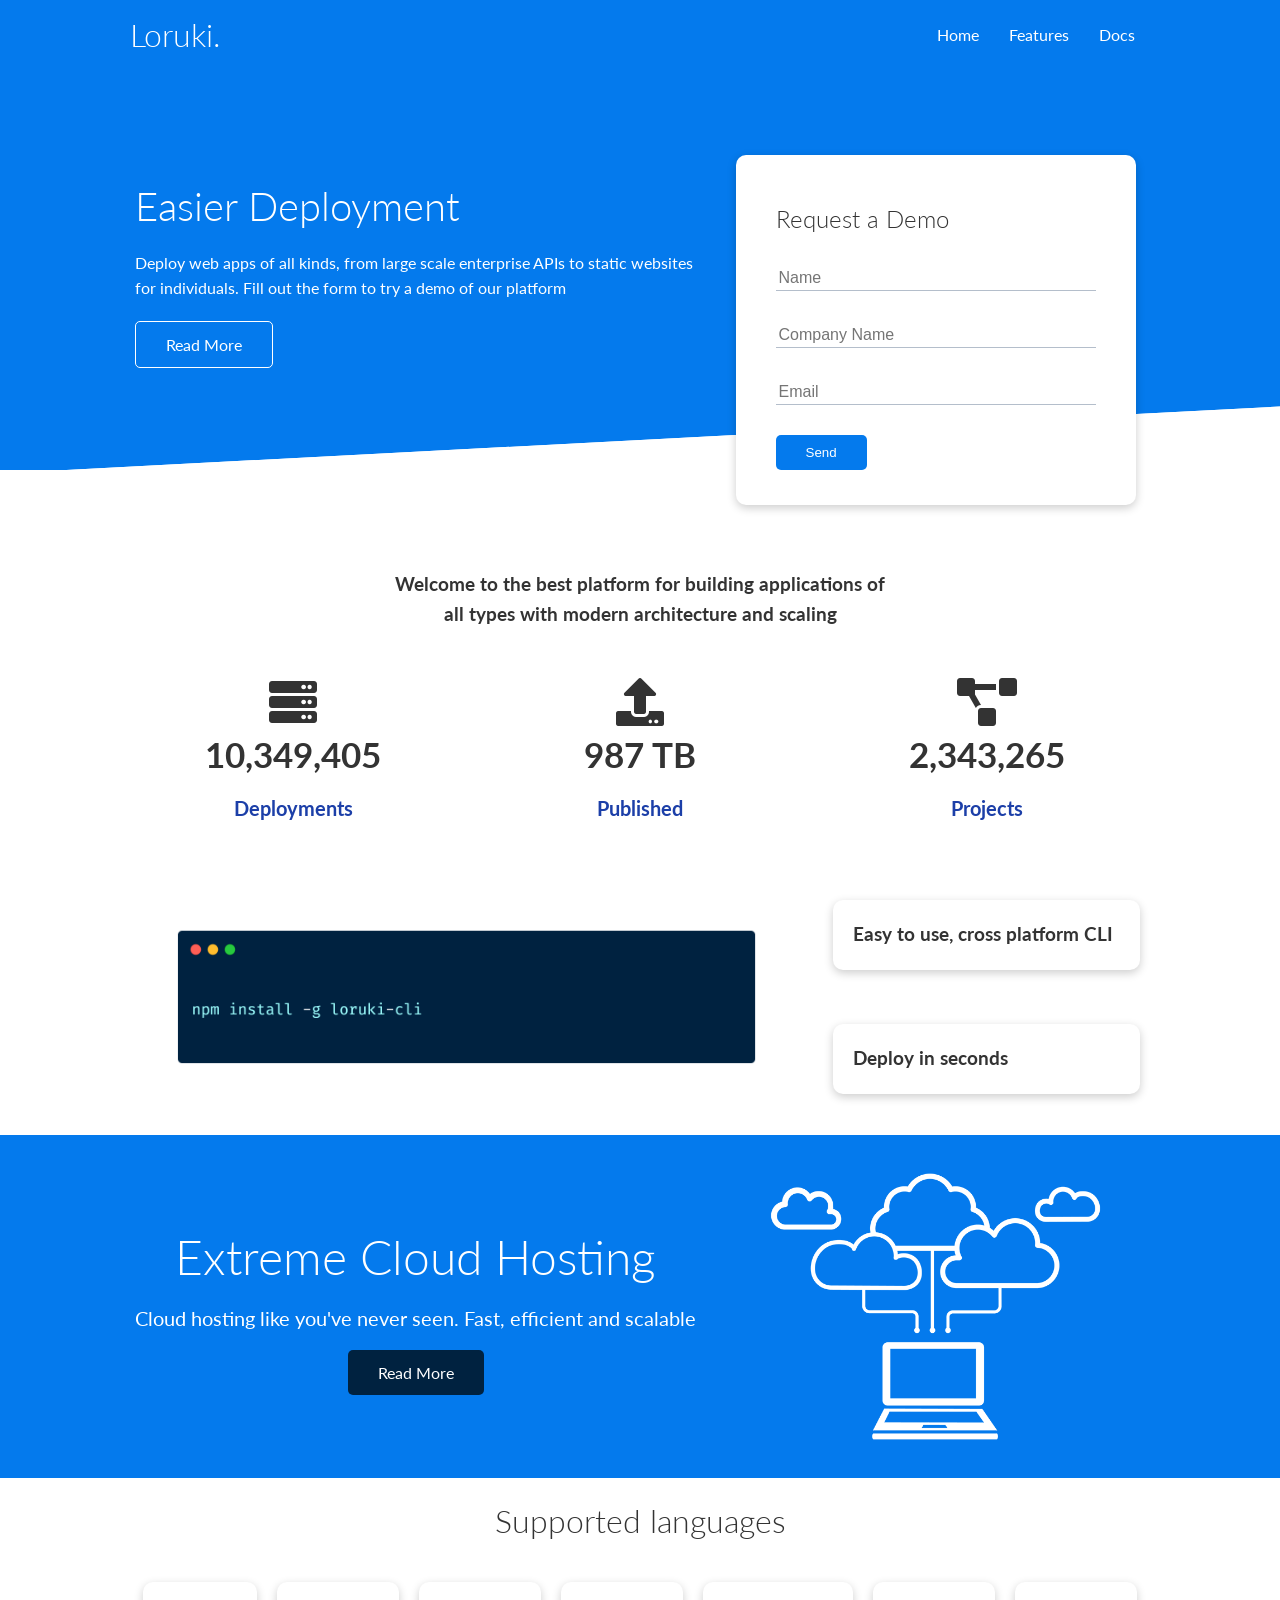
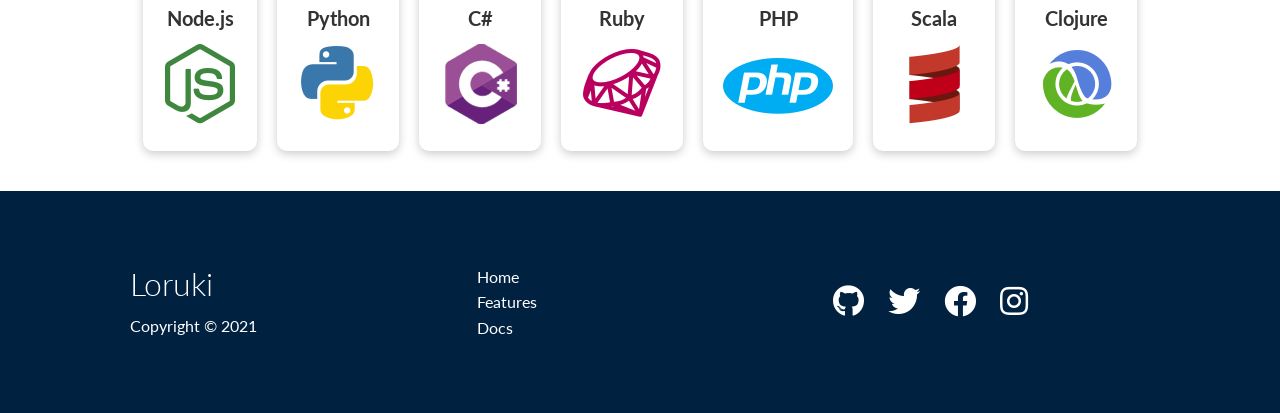
<file: index.html>
<!DOCTYPE html>
<html lang="en">

<head>
    <meta charset="UTF-8">
    <meta http-equiv="X-UA-Compatible" content="IE=edge">
    <meta name="viewport" content="width=device-width, initial-scale=1.0">
    <!-- font awesome icons -->
    <link rel="stylesheet" href="https://cdnjs.cloudflare.com/ajax/libs/font-awesome/5.15.2/css/all.min.css">
    <!-- custom css -->
    <link rel="stylesheet" href="css/utilities.css">
    <link rel="stylesheet" href="css/style.css">
    <link rel="stylesheet" href="css/responsive.css">
    <title>Loruki | Cloud Hosting For Everyone</title>
    <link rel="shortcut icon" href="images/favicon.png" type="image/x-icon">
</head>

<body>
    <!-- navbar -->
    <div class="navbar">
        <div class="container flex">
            <h1 class="logo"><a href="/">Loruki.</a></h1>
            <ul>
                <li><a href="index.html">Home</a></li>
                <li><a href="features.html">Features</a></li>
                <li><a href="docs.html">Docs</a></li>
            </ul>
        </div>
    </div>

    <!-- showcase -->
    <section class="showcase">
        <div class="container grid">
            <div class="showcase-text">
                <h1>Easier Deployment</h1>
                <p>
                    Deploy web apps of all kinds, from large scale enterprise APIs to static websites for
                    individuals. Fill out the form to try a demo of our platform
                </p>
                <a class="btn btn-outline" href="features.html">Read More</a>
            </div>

            <div class="showcase-form card">
                <h2>Request a Demo</h2>
                <form>
                    <div class="form-control">
                        <input type="text" name="name" placeholder="Name" required>
                    </div>
                    <div class="form-control">
                        <input type="text" name="company" placeholder="Company Name" required>
                    </div>
                    <div class="form-control">
                        <input type="email" name="email" placeholder="Email" required>
                    </div>
                    <input type="submit" value="Send" class="btn btn-ouline">
                </form>
            </div>
        </div>
    </section>

    <!-- stats-->
    <section class="stats">
        <div class="container">
            <h3 class="stats-heading text-center my-1">
                Welcome to the best platform for building applications of all types with modern architecture and scaling
            </h3>
            <div class="grid grid-3 text-center my-4">
                <div>
                    <i class="fas fa-server fa-3x"></i>
                    <h3>10,349,405</h3>
                    <p class="text-secondary">Deployments</p>
                </div>
                <div>
                    <i class="fas fa-upload fa-3x"></i>
                    <h3>987 TB</h3>
                    <p class="text-secondary">Published</p>
                </div>
                <div>
                    <i class="fas fa-project-diagram fa-3x"></i>
                    <h3>2,343,265</h3>
                    <p class="text-secondary">Projects</p>
                </div>
            </div>
        </div>
    </section>

    <!-- cli -->
    <section class="cli">
        <div class="container grid">
            <img src="images/cli.png" alt="">
            <div class="card">
                <h3>Easy to use, cross platform CLI</h3>
            </div>
            <div class="card">
                <h3>Deploy in seconds</h3>
            </div>
        </div>
    </section>

    <!-- cloud -->
    <section class="cloud bg-primary my-2 py-2">
        <div class="container grid">
            <div class="text-center">
                <h2 class="lg">Extreme Cloud Hosting</h2>
                <p class="lead my-1">Cloud hosting like you've never seen. Fast, efficient and scalable</p>
                <a href="features.html" class="btn btn-dark">Read More</a>
            </div>
            <img src="images/cloud.png" alt="">
        </div>
    </section>

    <!-- languages -->
    <section class="languages">
        <h2 class="md text-center my-2">Supported languages</h2>
        <div class="container flex">
            <div class="card">
                <h4>Node.js</h4>
                <img src="images/logos/node.png" alt="">
            </div>
            <div class="card">
                <h4>Python</h4>
                <img src="images/logos/python.png" alt="">
            </div>
            <div class="card">
                <h4>C#</h4>
                <img src="images/logos/csharp.png" alt="">
            </div>
            <div class="card">
                <h4>Ruby</h4>
                <img src="images/logos/ruby.png" alt="">
            </div>
            <div class="card">
                <h4>PHP</h4>
                <img src="images/logos/php.png" alt="">
            </div>
            <div class="card">
                <h4>Scala</h4>
                <img src="images/logos/scala.png" alt="">
            </div>
            <div class="card">
                <h4>Clojure</h4>
                <img src="images/logos/clojure.png" alt="">
            </div>
        </div>
    </section>

    <!-- footer -->
    <footer class="footer bg-dark py-5">
        <div class="container grid grid-3">
            <div>
                <h1>Loruki</h1>
                <p>Copyright &copy; 2021</p>
            </div>
            <nav>
                <ul>
                    <li><a href="index.html">Home</a></li>
                    <li><a href="fearures.html">Features</a></li>
                    <li><a href="docs.html">Docs</a></li>
                </ul>
            </nav>
            <div class="social">
                <a href="#"><i class="fab fa-github fa-2x"></i></a>
                <a href="#"><i class="fab fa-twitter fa-2x"></i></a>
                <a href="#"><i class="fab fa-facebook fa-2x"></i></a>
                <a href="#"><i class="fab fa-instagram fa-2x"></i></a>
            </div>
        </div>
    </footer>
</body>

</html>
</file>
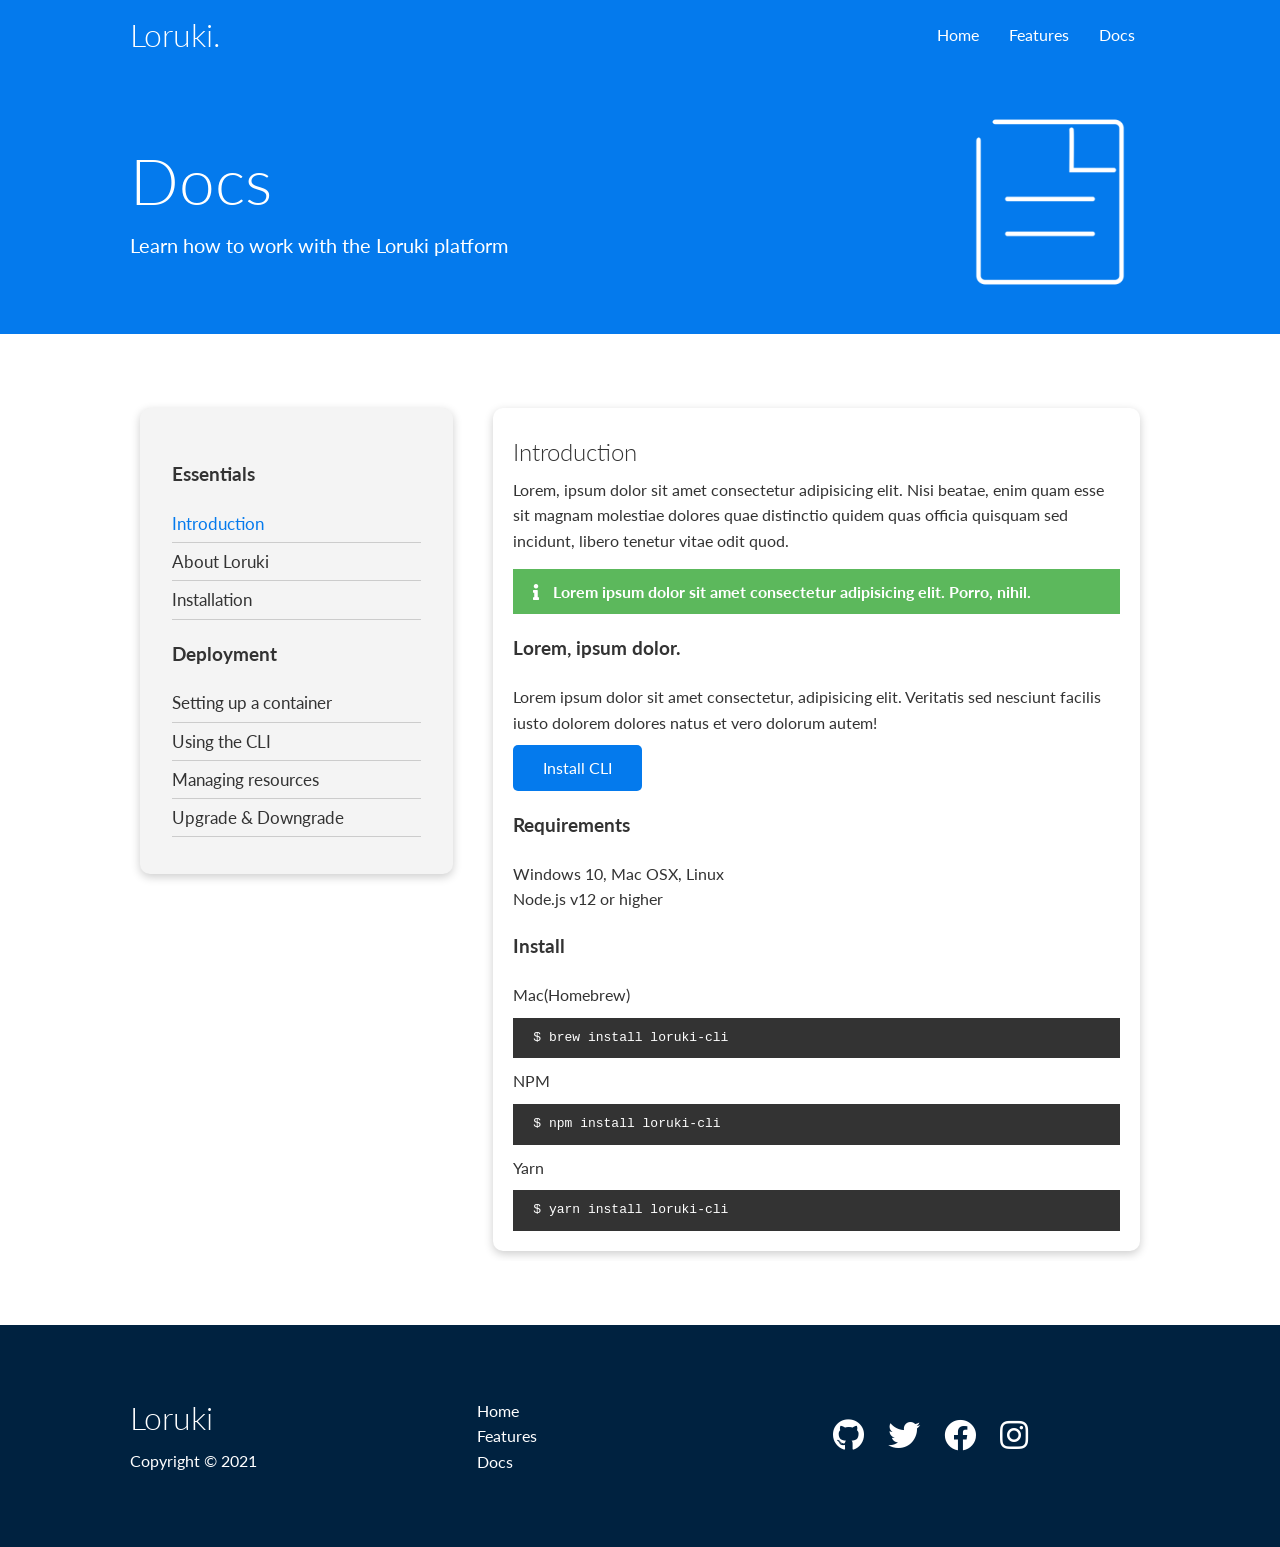
<file: docs.html>
<!DOCTYPE html>
<html lang="en">

<head>
    <meta charset="UTF-8">
    <meta http-equiv="X-UA-Compatible" content="IE=edge">
    <meta name="viewport" content="width=device-width, initial-scale=1.0">
    <!-- font awesome icons -->
    <link rel="stylesheet" href="https://cdnjs.cloudflare.com/ajax/libs/font-awesome/5.15.2/css/all.min.css">
    <!-- custom css -->
    <link rel="stylesheet" href="css/utilities.css">
    <link rel="stylesheet" href="css/style.css">
    <link rel="stylesheet" href="css/responsive.css">
    <title>Docs | Cloud Hosting For Everyone</title>
    <link rel="shortcut icon" href="images/favicon.png" type="image/x-icon">
</head>

<body>
    <!-- navbar -->
    <div class="navbar">
        <div class="container flex">
            <h1 class="logo"><a href="/">Loruki.</a></h1>
            <ul>
                <li><a href="index.html">Home</a></li>
                <li><a href="features.html">Features</a></li>
                <li><a href="docs.html">Docs</a></li>
            </ul>
        </div>
    </div>

    <!-- docs head -->
    <section class="docs-head bg-primary py-3">
        <div class="container grid">
            <div>
                <h1 class="xl">Docs</h1>
                <p class="lead">Learn how to work with the Loruki platform</p>
            </div>
            <img src="images/docs.png" alt="">
        </div>
    </section>

    <!-- docs main -->
    <section class="docs-main my-5">
        <div class="container grid">
            <div class="card bg-light p-3">
                <h3>Essentials</h3>
                <nav>
                    <ul>
                        <li>
                            <a href="#" class="text-primary">Introduction</a>
                        </li>
                        <li>
                            <a href="#">About Loruki</a>
                        </li>
                        <li>
                            <a href="#">Installation</a>
                        </li>
                    </ul>
                </nav>

                <h3>Deployment</h3>
                <nav>
                    <ul>
                        <li>
                            <a href="#">Setting up a container</a>
                        </li>
                        <li>
                            <a href="#">Using the CLI</a>
                        </li>
                        <li>
                            <a href="#">Managing resources</a>
                        </li>
                        <li>
                            <a href="#">Upgrade &amp; Downgrade</a>
                        </li>
                    </ul>
                </nav>
            </div> <!-- first grid item -->

            <div class="card">
                <h2>Introduction</h2>
                <p>
                    Lorem, ipsum dolor sit amet consectetur adipisicing elit. Nisi beatae, enim quam esse sit magnam
                    molestiae dolores quae distinctio quidem quas officia quisquam sed incidunt, libero tenetur vitae
                    odit quod.
                </p>

                <div class="alert alert-success">
                    <i class="fas fa-info"></i> Lorem ipsum dolor sit amet consectetur adipisicing elit. Porro, nihil.
                </div>

                <h3>Lorem, ipsum dolor.</h3>
                <p>
                    Lorem ipsum dolor sit amet consectetur, adipisicing elit. Veritatis sed nesciunt facilis iusto
                    dolorem dolores natus et vero dolorum autem!
                </p>
                <a href="#" class="btn btn-primary">Install CLI</a>

                <h3>Requirements</h3>
                <ul>
                    <li>Windows 10, Mac OSX, Linux</li>
                    <li>Node.js v12 or higher</li>
                </ul>

                <h3>Install</h3>
                <p>Mac(Homebrew)</p>
                <pre><code>$ brew install loruki-cli</code></pre>
                <p>NPM</p>
                <pre><code>$ npm install loruki-cli</code></pre>
                <p>Yarn</p>
                <pre><code>$ yarn install loruki-cli</code></pre>
            </div><!-- second grid item -->
        </div><!-- container -->
    </section>

    <!-- footer -->
    <footer class="footer bg-dark py-5">
        <div class="container grid grid-3">
            <div>
                <h1>Loruki</h1>
                <p>Copyright &copy; 2021</p>
            </div>
            <nav>
                <ul>
                    <li><a href="index.html">Home</a></li>
                    <li><a href="fearures.html">Features</a></li>
                    <li><a href="docs.html">Docs</a></li>
                </ul>
            </nav>
            <div class="social">
                <a href="#"><i class="fab fa-github fa-2x"></i></a>
                <a href="#"><i class="fab fa-twitter fa-2x"></i></a>
                <a href="#"><i class="fab fa-facebook fa-2x"></i></a>
                <a href="#"><i class="fab fa-instagram fa-2x"></i></a>
            </div>
        </div>
    </footer>
</body>

</html>
</file>
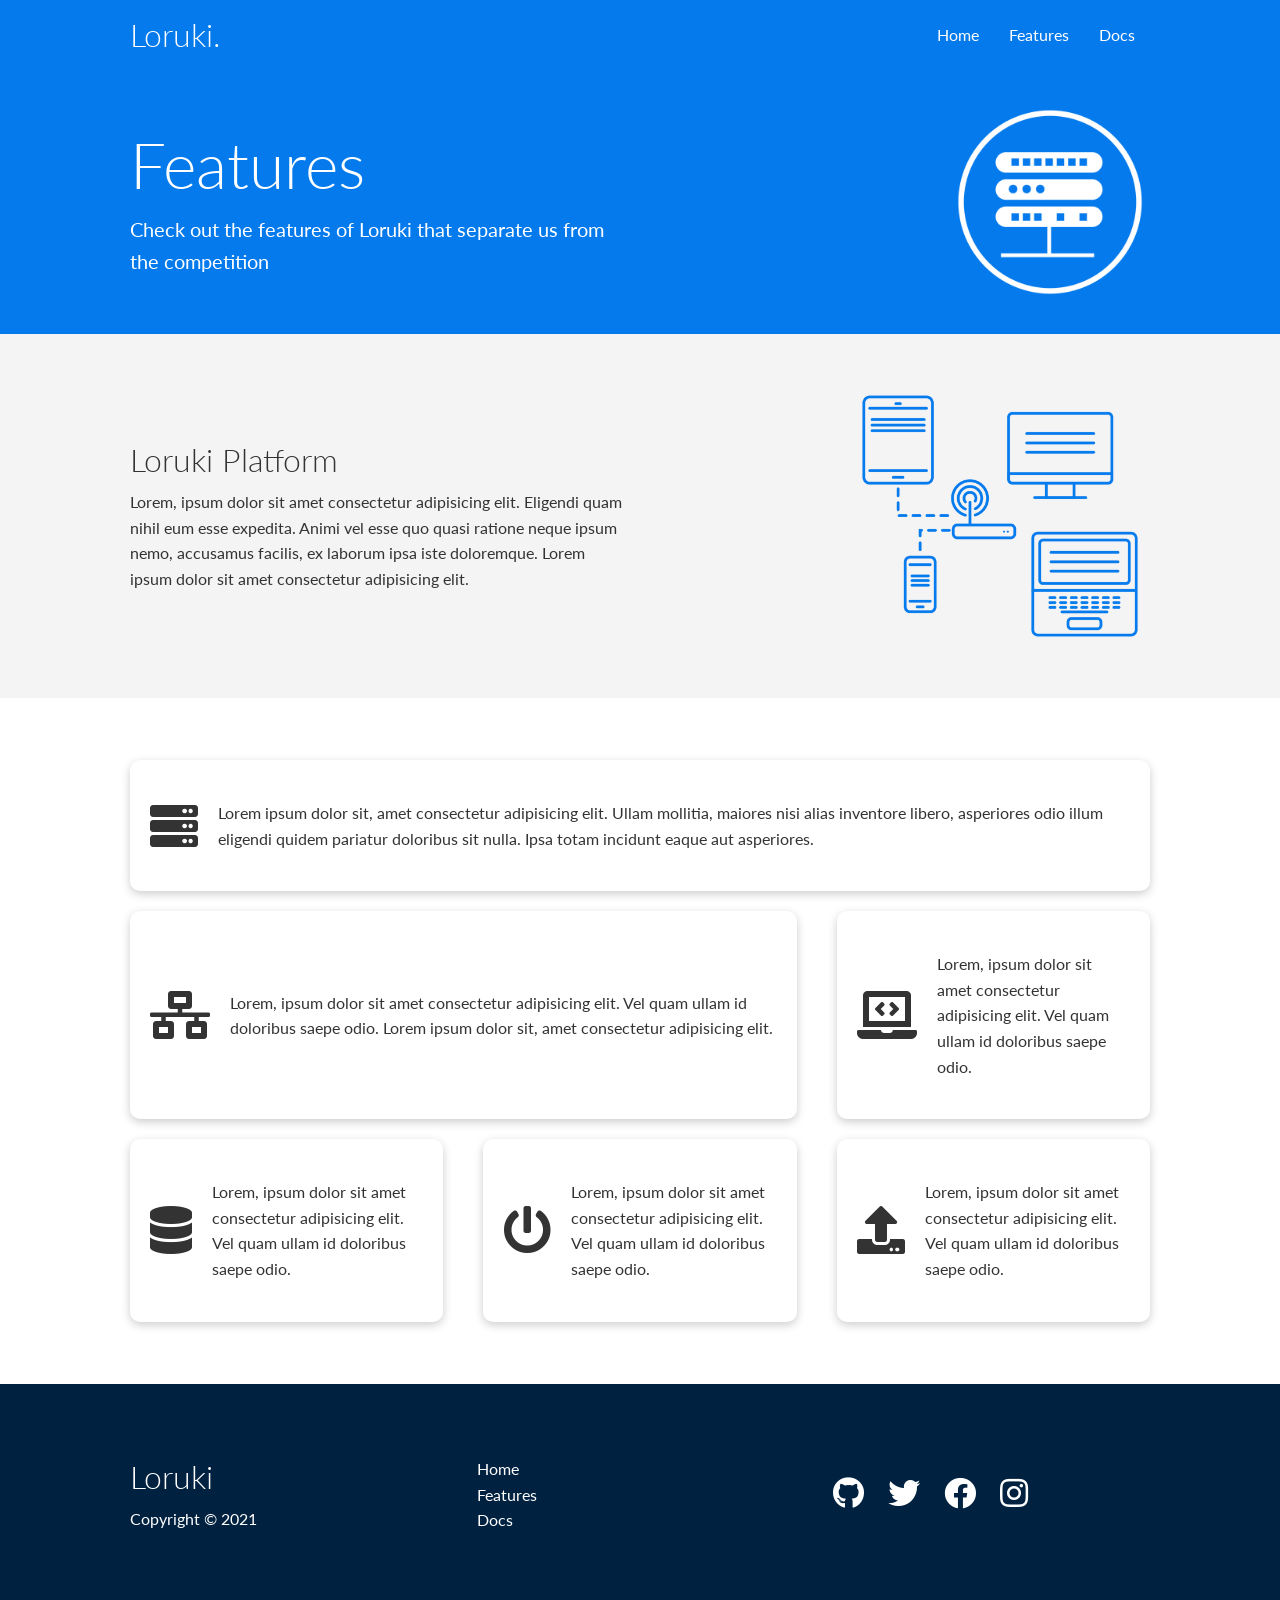
<file: features.html>
<!DOCTYPE html>
<html lang="en">

<head>
    <meta charset="UTF-8">
    <meta http-equiv="X-UA-Compatible" content="IE=edge">
    <meta name="viewport" content="width=device-width, initial-scale=1.0">
    <!-- font awesome icons -->
    <link rel="stylesheet" href="https://cdnjs.cloudflare.com/ajax/libs/font-awesome/5.15.2/css/all.min.css">
    <!-- custom css -->
    <link rel="stylesheet" href="css/utilities.css">
    <link rel="stylesheet" href="css/style.css">
    <link rel="stylesheet" href="css/responsive.css">
    <title>Features | Cloud Hosting For Everyone</title>
    <link rel="shortcut icon" href="images/favicon.png" type="image/x-icon">
</head>

<body>
    <!-- navbar -->
    <div class="navbar">
        <div class="container flex">
            <h1 class="logo"><a href="/">Loruki.</a></h1>
            <ul>
                <li><a href="index.html">Home</a></li>
                <li><a href="features.html">Features</a></li>
                <li><a href="docs.html">Docs</a></li>
            </ul>
        </div>
    </div>

    <!-- features head -->
    <section class="features-head bg-primary py-3">
        <div class="container grid">
            <div>
                <h1 class="xl">Features</h1>
                <p class="lead">Check out the features of Loruki that separate us from the competition</p>
            </div>
            <img src="images/server.png" alt="">
        </div>
    </section>

    <!-- features subhead-->
    <section class="features-subhead bg-light py-3">
        <div class="container grid">
            <div>
                <h1 class="md">Loruki Platform</h1>
                <p>
                    Lorem, ipsum dolor sit amet consectetur adipisicing elit. Eligendi quam nihil eum esse expedita.
                    Animi vel esse quo quasi ratione neque ipsum nemo, accusamus facilis, ex laborum ipsa iste
                    doloremque. Lorem ipsum dolor sit amet consectetur adipisicing elit.
                </p>
            </div>
            <img src="images/server2.png" alt="">
        </div>
    </section>

    <!-- features main -->
    <section class="features-main my-3">
        <div class="container grid grid-3">
            <div class="card flex">
                <i class="fas fa-server fa-3x"></i>
                <p>
                    Lorem ipsum dolor sit, amet consectetur adipisicing elit. Ullam mollitia, maiores nisi alias
                    inventore libero, asperiores odio illum eligendi quidem pariatur doloribus sit nulla. Ipsa totam
                    incidunt eaque aut asperiores.
                </p>
            </div>
            <div class="card flex">
                <i class="fas fa-network-wired fa-3x"></i>
                <p>
                    Lorem, ipsum dolor sit amet consectetur adipisicing elit. Vel quam ullam id doloribus saepe odio.
                    Lorem ipsum dolor sit, amet consectetur adipisicing elit.
                </p>
            </div>
            <div class="card flex">
                <i class="fas fa-laptop-code fa-3x"></i>
                <p>
                    Lorem, ipsum dolor sit amet consectetur adipisicing elit. Vel quam ullam id doloribus saepe odio.
                </p>
            </div>
            <div class="card flex">
                <i class="fas fa-database fa-3x"></i>
                <p>
                    Lorem, ipsum dolor sit amet consectetur adipisicing elit. Vel quam ullam id doloribus saepe odio.
                </p>
            </div>
            <div class="card flex">
                <i class="fas fa-power-off fa-3x"></i>
                <p>
                    Lorem, ipsum dolor sit amet consectetur adipisicing elit. Vel quam ullam id doloribus saepe odio.
                </p>
            </div>
            <div class="card flex">
                <i class="fas fa-upload fa-3x"></i>
                <p>
                    Lorem, ipsum dolor sit amet consectetur adipisicing elit. Vel quam ullam id doloribus saepe odio.
                </p>
            </div>
        </div>
    </section>

    <!-- footer -->
    <footer class="footer bg-dark py-5">
        <div class="container grid grid-3">
            <div>
                <h1>Loruki</h1>
                <p>Copyright &copy; 2021</p>
            </div>
            <nav>
                <ul>
                    <li><a href="index.html">Home</a></li>
                    <li><a href="fearures.html">Features</a></li>
                    <li><a href="docs.html">Docs</a></li>
                </ul>
            </nav>
            <div class="social">
                <a href="#"><i class="fab fa-github fa-2x"></i></a>
                <a href="#"><i class="fab fa-twitter fa-2x"></i></a>
                <a href="#"><i class="fab fa-facebook fa-2x"></i></a>
                <a href="#"><i class="fab fa-instagram fa-2x"></i></a>
            </div>
        </div>
    </footer>
</body>

</html>
</file>
<file: css/utilities.css>
.container {
    max-width: 1100px;
    margin: 0 auto;
    padding: 0 40px;
    overflow: auto;
}

.flex {
    display: flex;
    justify-content: center;
    align-items: center;
    height: 100%;
}

.grid {
    display: grid;
    grid-template-columns: repeat(2, 1fr);
    gap: 20px;
    justify-content: center;
    align-items: center;
    height: 100%;
}

.grid-3 {
    grid-template-columns: repeat(3, 1fr);
}

.card {
    color: #333;
    background-color: #fff;
    border-radius: 10px;
    box-shadow: 0px 3px 10px rgba(0, 0, 0, 0.2);
    padding: 20px;
    margin: 10px;
}

.btn {
    display: inline-block;
    padding: 10px 30px;
    color: #fff;
    background: var(--primary-color);
    border: none;
    cursor: pointer;
    border-radius: 5px;
}

.btn-outline {
    background-color: transparent;
    border: 1px solid #fff;
}

.btn:hover {
    transform: scale(0.98);
}

.text-center {
    text-align: center;
}

/*-- backgrounds and colored buttons --*/
.bg-primary,
.btn-primary {
    background-color: var(--primary-color);
    color: #fff;
}

.bg-secondary,
.btn-secondary {
    background-color: var(--secondary-color);
    color: #fff;
}

.bg-dark,
.btn-dark {
    background-color: var(--dark-color);
    color: #fff;
}

.bg-light,
.btn-light {
    background-color: var(--light-color);
    color: #333;
}

.bg-primary a,
.bg-secondary a,
.bg-dark a {
    color: #fff;
}

/*-- text color --*/
.text-primary {
    color: var(--primary-color);
}

.text-secondary {
    color: var(--secondary-color);
}

.text-dark {
    color: var(--dark-color);
}

.text-light {
    color: var(--light-color);
}

/*-- text sizes --*/
.lead {
    font-size: 20px
}

.sm {
    font-size: 1rem;
}

.md {
    font-size: 2rem;
}

.lg {
    font-size: 3rem;
}

.xl {
    font-size: 4rem;
}

/*-- alerts --*/
.alert {
    background-color: var(--light-color);
    padding: 10px 20px;
    font-weight: bold;
    margin: 15px 0;
}

.alert i {
    margin-right: 10px;
}

.alert-success {
    background-color: var(--success-color);
    color: #fff;
}

.alert-danger {
    background-color: var(--error-color);
    color: #fff;
}

/*-- margin --*/
.my-1 {
    margin: 1rem 0;
}

.my-2 {
    margin: 1.5rem 0;
}

.my-3 {
    margin: 2rem 0;
}

.my-4 {
    margin: 3rem 0;
}

.my-5 {
    margin: 4rem 0;
}

.m-1 {
    margin: 1rem;
}

.m-2 {
    margin: 1.5rem;
}

.m-3 {
    margin: 2rem;
}

.m-4 {
    margin: 3rem;
}

.m-5 {
    margin: 4rem;
}

/*-- padding --*/
.py-1 {
    padding: 1rem 0;
}

.py-2 {
    padding: 1.5rem 0;
}

.py-3 {
    padding: 2rem 0;
}

.py-4 {
    padding: 3rem 0;
}

.py-5 {
    padding: 4rem 0;
}

.p-1 {
    padding: 1rem;
}

.p-2 {
    padding: 1.5rem;
}

.p-3 {
    padding: 2rem;
}

.p-4 {
    padding: 3rem;
}

.p-5 {
    padding: 4rem;
}
</file>
<file: css/style.css>
@import url('https://fonts.googleapis.com/css2?family=Lato:wght@300&display=swap');

:root {
    --primary-color: #047aed;
    --secondary-color: #1c3fa8;
    --dark-color: #002240;
    --light-color: #f4f4f4;
    --success-color: #5cb85c;
    --error-color: #d9543f;
}

* {
    box-sizing: border-box;
    padding: 0;
    margin: 0;
}

body {
    color: #333;
    font-family: 'Lato', sans-serif;
    line-height: 1.6;
    overflow-x: hidden;
}

ul {
    list-style: none;
}

a {
    text-decoration: none;
    color: #333;
}

h1,
h2 {
    font-weight: 300;
    line-height: 1.2;
    margin: 10px 0;
}

p {
    margin: 10px 0;
}

img {
    width: 100%;
}

code,
pre {
    background-color: #333;
    color: #fff;
    padding: 10px;
}

/*-- navbar --*/
.navbar {
    color: #fff;
    background-color: var(--primary-color);
    height: 70px;
}

.navbar .flex {
    justify-content: space-between;
}

.navbar .logo>a {
    color: #fff;
}

.navbar ul {
    display: flex;
}

.navbar ul li a {
    color: #fff;
    padding: 10px;
    margin: 0 5px;
}

.navbar ul li a:hover {
    border-bottom: 2px #fff solid;
}

/*-- showcase --*/
.showcase {
    height: 400px;
    color: #fff;
    background-color: var(--primary-color);
    position: relative;
}

.showcase .grid {
    overflow: visible;
    grid-template-columns: 55% auto;
    gap: 30px;
}

.showcase-text {
    animation: slideInFromLeft 1s ease-in;
}

.showcase h1 {
    font-size: 40px;
}

.showcase p {
    margin: 20px 0;
}

.showcase-form {
    position: relative;
    top: 60px;
    height: 350px;
    width: 400px;
    padding: 40px;
    justify-self: flex-end;
    z-index: 100;
    animation: slideInFromRight 1s ease-in;
}

.showcase-form .form-control {
    margin: 30px 0;
}

.showcase-form input[type="text"],
.showcase-form input[type="email"] {
    width: 100%;
    font-size: 16px;
    border: 0;
    border-bottom: 1px solid #b4becb;
    padding: 3px;
}

.showcase-form input:focus {
    outline: none;
}

.showcase::before,
.showcase::after {
    content: '';
    position: absolute;
    height: 100px;
    background: #fff;
    left: 0;
    right: 0;
    bottom: -70px;
    transform: skewY(-3deg);
    -webkit-transform: skewY(-3deg);
    -moz-transform: skewY(-3deg);
    -mos-transform: skewY(-3deg);
}

/*-- stats --*/
.stats {
    padding-top: 100px;
}

.stats-heading {
    max-width: 500px;
    margin: auto;
}

.stats .grid h3 {
    font-size: 35px;
}

.stats .grid p {
    font-size: 20px;
    font-weight: bold;
}

/*-- cli --*/
.cli .grid {
    grid-template-columns: repeat(3, 1fr);
    grid-template-rows: repeat(2, 1fr);
}

.cli .grid>*:first-child {
    grid-column: 1 / span 2;
    grid-row: 1 / span 2;
}

/* -- cloud --*/
.cloud .grid {
    grid-template-columns: 4fr 3fr;
}

/*-- languages --*/
.languages .flex {
    flex-wrap: wrap;
}

.languages .card {
    text-align: center;
    margin: 18px 10px 40px;
    transition: transform 0.2s ease-in;
}

.languages .card h4 {
    font-size: 20px;
    margin-bottom: 10px;
}

.languages .card:hover {
    transform: translateY(-15px);
}

/*-- features --*/
.features-head img {
    width: 200px;
    justify-self: flex-end;
}

.features-subhead img {
    width: 300px;
    justify-self: flex-end;
}

.features-main .grid {
    padding: 30px;
}

.features-main .card>i {
    margin-right: 20px;
}

.features-main .grid>*:first-child {
    grid-column: 1 / span 3;
}

.features-main .grid>*:nth-child(2) {
    grid-column: 1 / span 2;
}

/*-- docs --*/
.docs-head img {
    width: 200px;
    justify-self: flex-end;
}

.docs-main .grid {
    grid-template-columns: 1fr 2fr;
    align-items: flex-start;
}

.docs-main h3 {
    margin: 20px 0;
}

.docs-main nav li {
    font-size: 17px;
    padding-bottom: 5px;
    margin-bottom: 5px;
    border-bottom: 1px solid #ccc;
}

.docs-main a:hover {
    font-weight: bold;
}

/*-- footer --*/
.footer .social a {
    margin: 0 10px;
}

/* animations */
@keyframes slideInFromLeft {
    0% {
        transform: translateX(-100%);
    }

    100% {
        transform: translateX(0);
    }
}

@keyframes slideInFromRight {
    0% {
        transform: translateX(100%);
    }

    100% {
        transform: translateX(0);
    }
}

@keyframes slideInFromTop {
    0% {
        transform: translateY(-100%);
    }

    100% {
        transform: translateY(0);
    }
}

@keyframes slideInFromBottom {
    0% {
        transform: translateY(100%);
    }

    100% {
        transform: translateY(0);
    }
}
</file>
<file: css/responsive.css>
/*-- tablets and under --*/
@media (max-width: 768px) {

    .grid,
    .showcase .grid,
    .stats .grid,
    .cli .grid,
    .cloud .grid,
    .features-main .grid,
    .docs-main .grid {
        grid-template-columns: 1fr;
        grid-template-rows: 1fr;
    }

    .showcase {
        height: auto;
    }

    .showcase-text {
        text-align: center;
        margin-top: 40px;
        animation: slideInFromTop 1s ease-in
    }

    .showcase-form {
        width: 300px;
        justify-self: center;
        margin: auto;
        animation: slideInFromBottom 1s ease-in;
    }

    .cli .grid>*:first-child {
        grid-column: 1;
        grid-row: 1;
    }

    .features-head,
    .features-subhead,
    .docs-head {
        text-align: center;
    }

    .features-head img,
    .features-subhead img,
    .docs-head img {
        justify-self: center;
    }

    .features-main .grid>*:first-child,
    .features-main .grid>*:nth-child(2) {
        grid-column: 1;
    }
}

/*-- mobile --*/
@media (max-width: 500px) {
    .navbar {
        height: 110px;
    }

    .navbar .flex {
        flex-direction: column;
    }

    .navbar ul {
        background: rgba(0, 0, 0, 0.1);
        padding: 10px;
    }

    .footer .social>a:first-child {
        margin-left: 0;
    }
}
</file>
